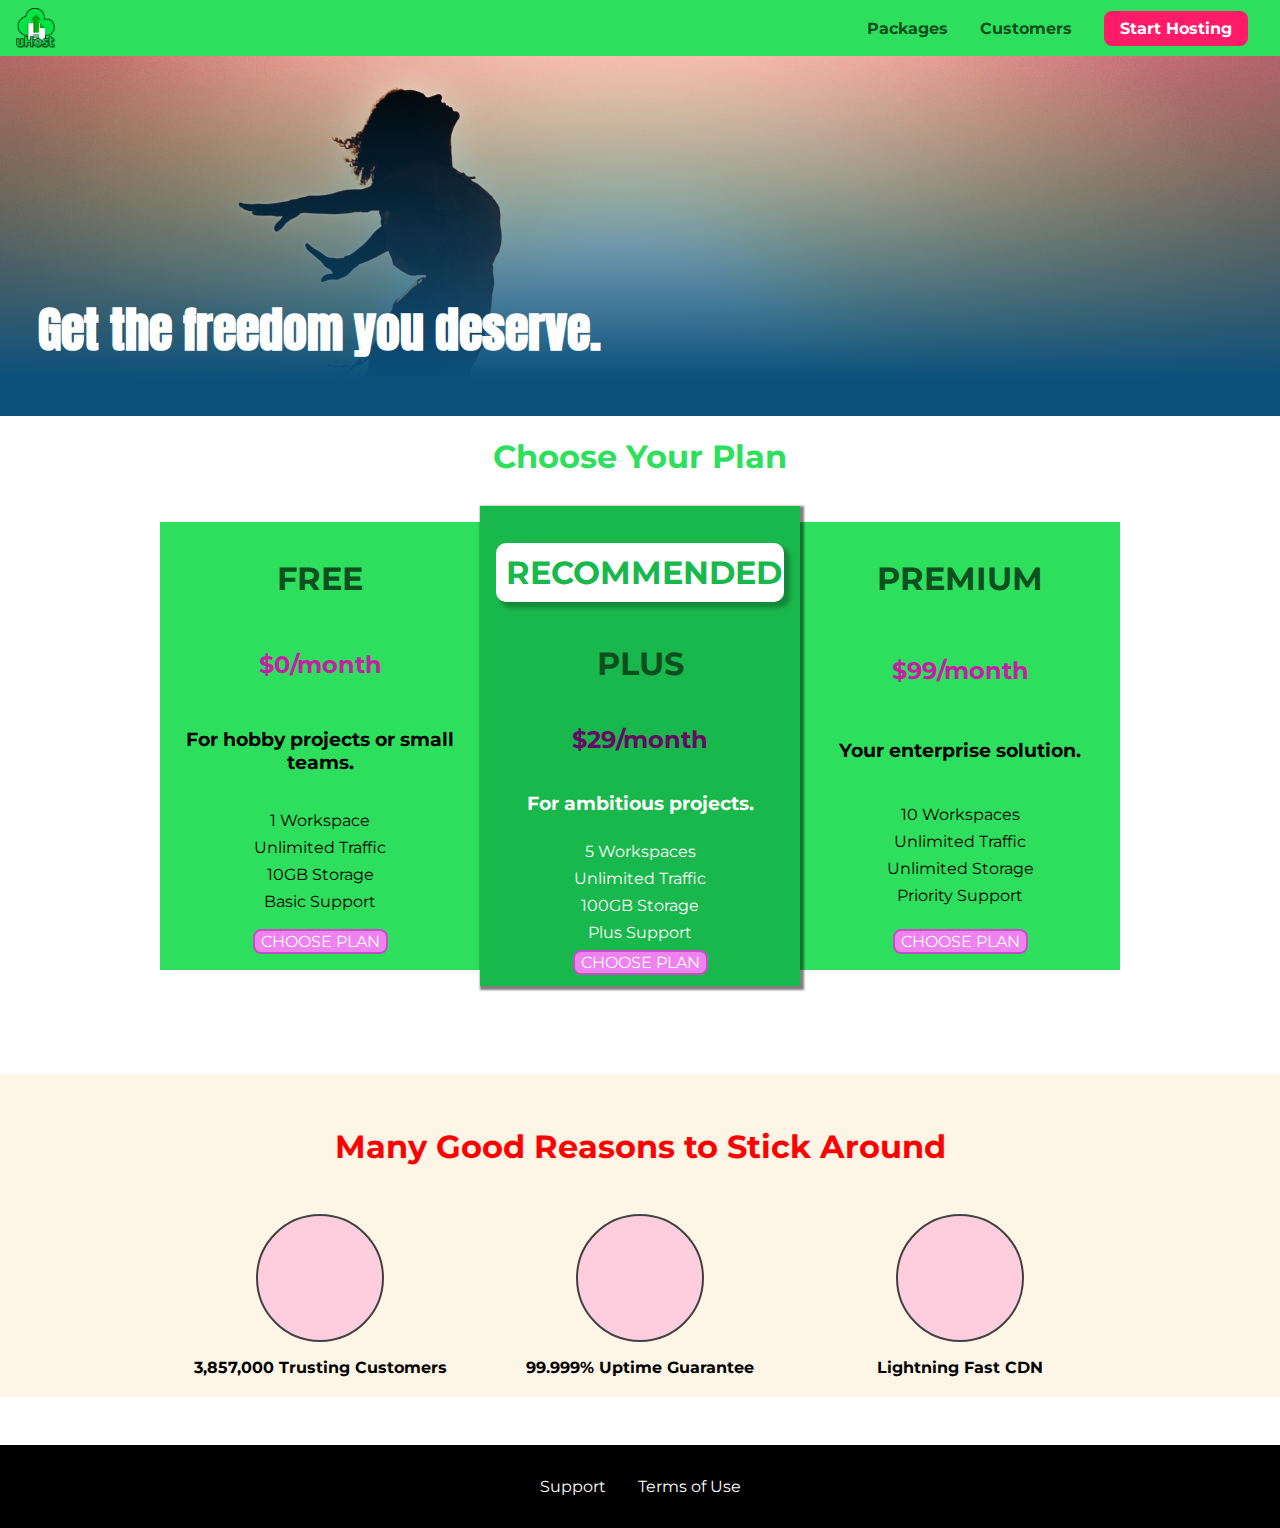
<file: firstproject/index.html>
<!DOCTYPE html>
<html lang="en">

<head>
    <div class="backdrop"></div>
    <meta charset="UTF-8">
    <meta http-equiv="X-UA-Compatible" content="ie=edge">
    <meta name="viewport" content="width=device-width, initial-scale=1.0" >
    <title>uHost</title>
    <link rel="shortcut icon" href="favicon.png">
    <link href="https://fonts.googleapis.com/css?family=Anton" rel="stylesheet">
    <link href="https://fonts.googleapis.com/css?family=Montserrat:400,700" rel="stylesheet">
    <link rel="stylesheet" href="shared.css">
    <link rel="stylesheet" href="main.css">
   
</head>

<body>
    <div class="backdrop" ></div>
    <div class="modal">
        <h1 class="modal__title">Do you want to continue?</h1>
        <div class="modal__actions">
            <a href="start-hosting/index.html" class="modal__action">Yes!</a>
            <button class="modal__action modal__action--negative" type="button">No!</button>
        </div>
    </div>
    <header class="main-header">
        <div>

            <button class="toggle-button">
                <span class="toggle-button__bar"></span>
                <span class="toggle-button__bar"></span>
                <span class="toggle-button__bar"></span>
            </button>
            <a href="index.html" class="main-header__brand">
                <img src="images/uhost-icon.png" alt="icon">
            </a>
        </div>
        <nav class="main-nav">
            <ul class="main-nav__items">
                <li class="main-nav__item">
                    <a href="packages/index.html">Packages</a>
                </li>
                <li class="main-nav__item">
                    <a href="customers/index.html">Customers</a>
                </li>
                <li class="main-nav__item main-nav__item--cta">
                    <a href="start-hosting/index.html">Start Hosting</a>
                </li>
            </ul>
        </nav>
    </header>

    <nav class="mobile-nav">
        <ul class="mobile-nav__items">
            <li class="mobile-nav__item">
                <a href="packages/index.html">Packages</a>
            </li>
            <li class="mobile-nav__item">
                <a href="customers/index.html">Customers</a>
            </li>
            <li class="mobile-nav__item mobile-nav__item--cta">
                <a href="start-hosting/index.html">Start Hosting</a>
            </li>
        </ul>
    </nav>

    <main>
        <section id="product-overview">
            <h1>Get the freedom you deserve.</h1>
        </section>
        <section id="plans">
            <h1 class="section-title">Choose Your Plan</h1>
            <div class="plan__list">
                <article class="plan">
                    <h1 class="plan__title">FREE</h1>
                    <h2 class="plan__price">$0/month</h2>
                    <h3>For hobby projects or small teams.</h3>
                    <ul class="plan__feature">
                        <li>1 Workspace</li>
                        <li>Unlimited Traffic</li>
                        <li>10GB Storage</li>
                        <li>Basic Support</li>
                    </ul>
                    <div>
                        <button class="button">CHOOSE PLAN</button>
                    </div>
                </article>
                <article class="plan plan--highlighted">
                    <h1 class="plan__annotation">RECOMMENDED</h1>
                    <h1 class="plan__title">PLUS</h1>
                    <h2 class="plan__price">$29/month</h2>
                    <h3>For ambitious projects.</h3>
                    <ul class="plan__feature">
                        <li>5 Workspaces</li>
                        <li>Unlimited Traffic</li>
                        <li>100GB Storage</li>
                        <li>Plus Support</li>
                    </ul>
                    <div>
                        <button class="button">CHOOSE PLAN</button>
                    </div>
                </article>
                <article class="plan">
                    <h1 class="plan__title">PREMIUM</h1>
                    <h2 class="plan__price">$99/month</h2>
                    <h3>Your enterprise solution.</h3>
                    <ul class="plan__feature">
                        <li>10 Workspaces</li>
                        <li>Unlimited Traffic</li>
                        <li>Unlimited Storage</li>
                        <li>Priority Support</li>
                    </ul>
                    <div>
                        <button class="button">CHOOSE PLAN</button>
                    </div>
                </article>
            </div>
        </section>
        <section id="key-features">
            <h1 class="section-title">Many Good Reasons to Stick Around</h1>
            <ul class="key-feature__list">
                <li class="key-feature">
                    <div class="key-feature__image">

                    </div>
                    <p class="key-feature__description">3,857,000 Trusting Customers</p>
                </li>
                <li class="key-feature">
                    <div class="key-feature__image">

                    </div>
                    <p class="key-feature__description">99.999% Uptime Guarantee</p>
                </li>
                <li class="key-feature">
                    <div class="key-feature__image">

                    </div>
                    <p class="key-feature__description"
                    >Lightning Fast CDN</p>
                </li>
            </ul>
        </section>
    </main>
    <footer class="main-footer">
        <nav>
            <ul class="main-footer__links">
                <li class="main-footer__link">
                    <a href="#">Support</a>
                </li>
                <li class="main-footer__link">
                    <a href="#">Terms of Use</a>
                </li>
            </ul>
        </nav>
    </footer>
    <script src="shared.js"></script>
</body>

</html>
</file>
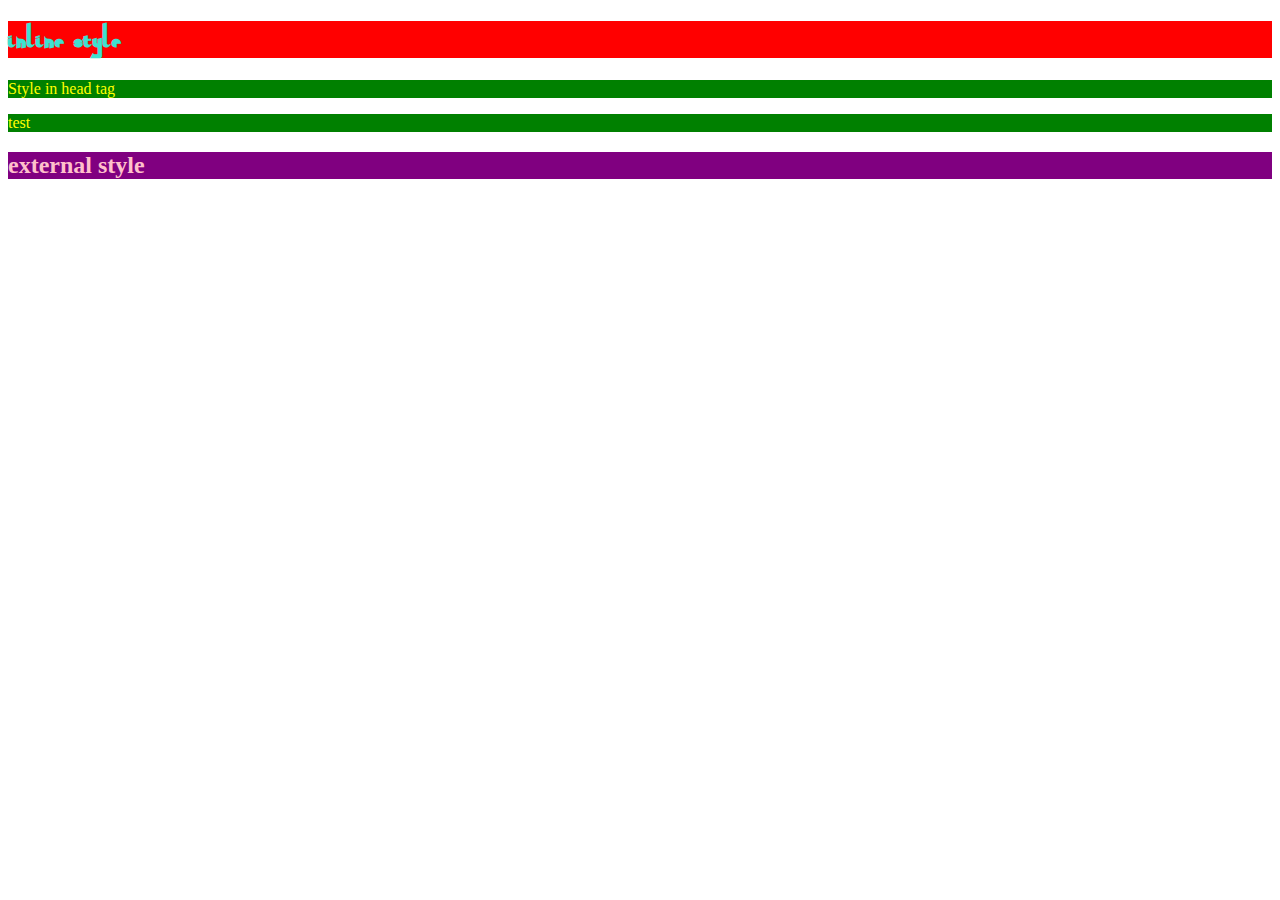
<file: import/index.html>
<!DOCTYPE html>
<html lang="en">

<head>
    <meta charset="UTF-8">
    <meta http-equiv="X-UA-Compatible" content="ie=edge">
    <title>uHost</title>
   
    <link href="https://fonts.googleapis.com/css2?family=Qahiri&display=swap" rel="stylesheet">
    <link rel="shortcut icon" href="favicon.png">
    <!-- external style  best-->
    <link   rel="stylesheet" href='main.css'>
    <!-- Internal style iside head tag -->
    <style>
        p {
            background: green;
            color:yellow;
        }
    </style>
</head>

<body>
    <main>
        <section>
            <!-- inline style -->
            <h1  style="background:red; color:turquoise; ">inline style</h1>
            <p>Style in head tag</p>
            <p>test</p>
            <h2>external style </h2>
        </section>
    </main>
</body>

</html>
</file>
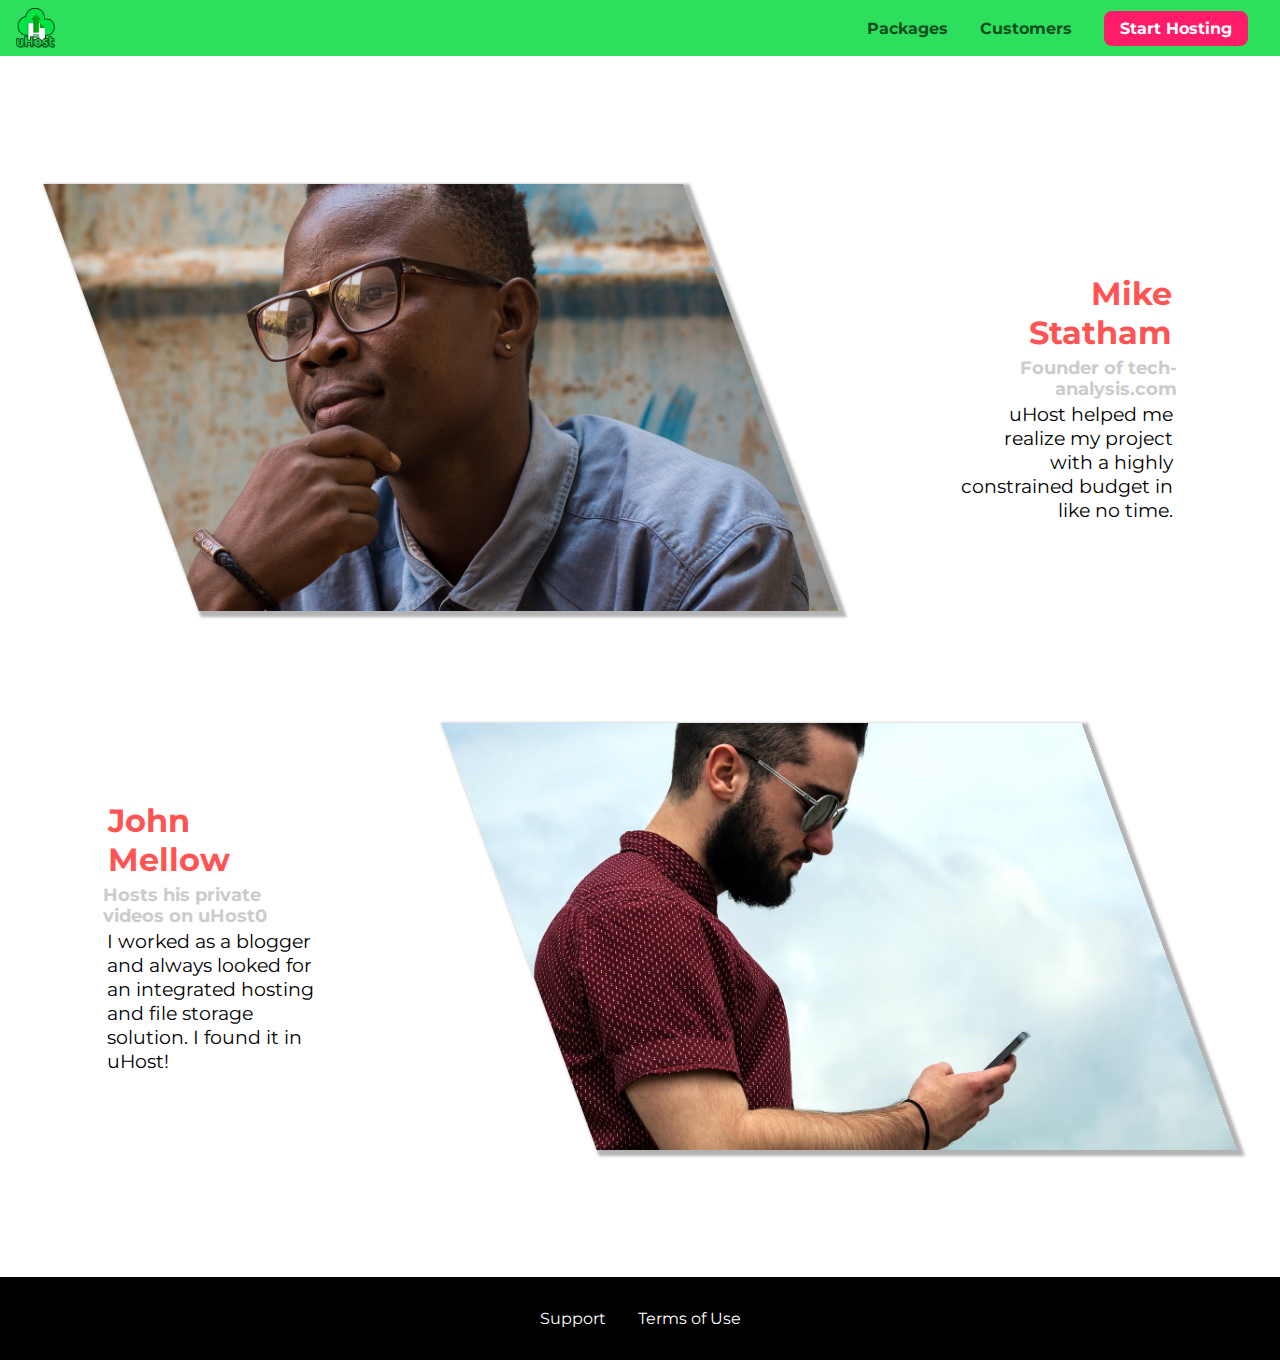
<file: firstproject/customers/index.html>
<!DOCTYPE html>
<html lang="en">

<head>
    <meta charset="UTF-8">
    <meta name="viewport" content="width=device-width, initial-scale=1.0">
    <meta http-equiv="X-UA-Compatible" content="ie=edge">
    <title>uHost Customers</title>
    <link rel="shortcut icon" href="../favicon.png">
    <link href="https://fonts.googleapis.com/css?family=Anton|Montserrat:400,700" rel="stylesheet">
    <link rel="stylesheet" href="../shared.css">
    <link rel="stylesheet" href="customers.css">
</head>

<body>
    <div class="backdrop"></div>
    <header class="main-header">
        <div>
            <button class="toggle-button">
                <span class="toggle-button__bar"></span>
                <span class="toggle-button__bar"></span>
                <span class="toggle-button__bar"></span>
            </button>
            <a href="../index.html" class="main-header__brand">
                <img src="../images/uhost-icon.png" alt="uHost - Your favorite hosting company">
            </a>
        </div>
        <nav class="main-nav">
            <ul class="main-nav__items">
                <li class="main-nav__item">
                    <a href="../packages/index.html">Packages</a>
                </li>
                <li class="main-nav__item">
                    <a href="index.html">Customers</a>
                </li>
                <li class="main-nav__item main-nav__item--cta">
                    <a href="../start-hosting/index.html">Start Hosting</a>
                </li>
            </ul>
        </nav>
    </header>


    <nav class="mobile-nav">
        <ul class="mobile-nav__items">
            <li class="mobile-nav__item">
                <a href="../packages/">Packages</a>
            </li>
            <li class="mobile-nav__item">
                <a href="index.html">Customers</a>
            </li>
            <li class="mobile-nav__item mobile-nav__item--cta">
                <a href="../start-hosting/index.html">Start Hosting</a>
            </li>
        </ul>
    </nav>
    <main>
        <div>
            <div class="testimonial" id="customer-1">
                <div class="testimonial__image-container">
                    <img src="../images/customer-1.jpg" alt="Mike Statham - Customer" class="testimonial__image">
                </div>
                <div class="testimonial__info">
                    <h2 class="testimonial__name">Mike Statham</h2>
                    <h3 class="testimonial__subtitle">Founder of
                        <a href="tech-analysis.com">tech-analysis.com</a>
                    </h3>
                    <p class="testimonial__text">uHost helped me realize my project with a highly constrained budget in like no time.</p>
                </div>
            </div>
            <div class="testimonial" id="customer-2">

                <div class="testimonial__info">
                    <h2 class="testimonial__name">John Mellow</h2>
                    <h3 class="testimonial__subtitle">Hosts his private videos on uHost0
                    </h3>
                    <p class="testimonial__text">I worked as a blogger and always looked for an integrated hosting and file storage solution. I found
                        it in uHost!
                    </p>
                </div>
                <div class="testimonial__image-container">
                    <img src="../images/customer-2.jpg" alt="John Mellow - Customer" class="testimonial__image">
                </div>
            </div>
        </div>
    </main>
    <footer class="main-footer">
        <nav>
            <ul class="main-footer__links">
                <li class="main-footer__link">
                    <a href="#">Support</a>
                </li>
                <li class="main-footer__link">
                    <a href="#">Terms of Use</a>
                </li>
            </ul>
        </nav>
    </footer>
    <script src="../shared.js"></script>
</body>

</html>
</file>
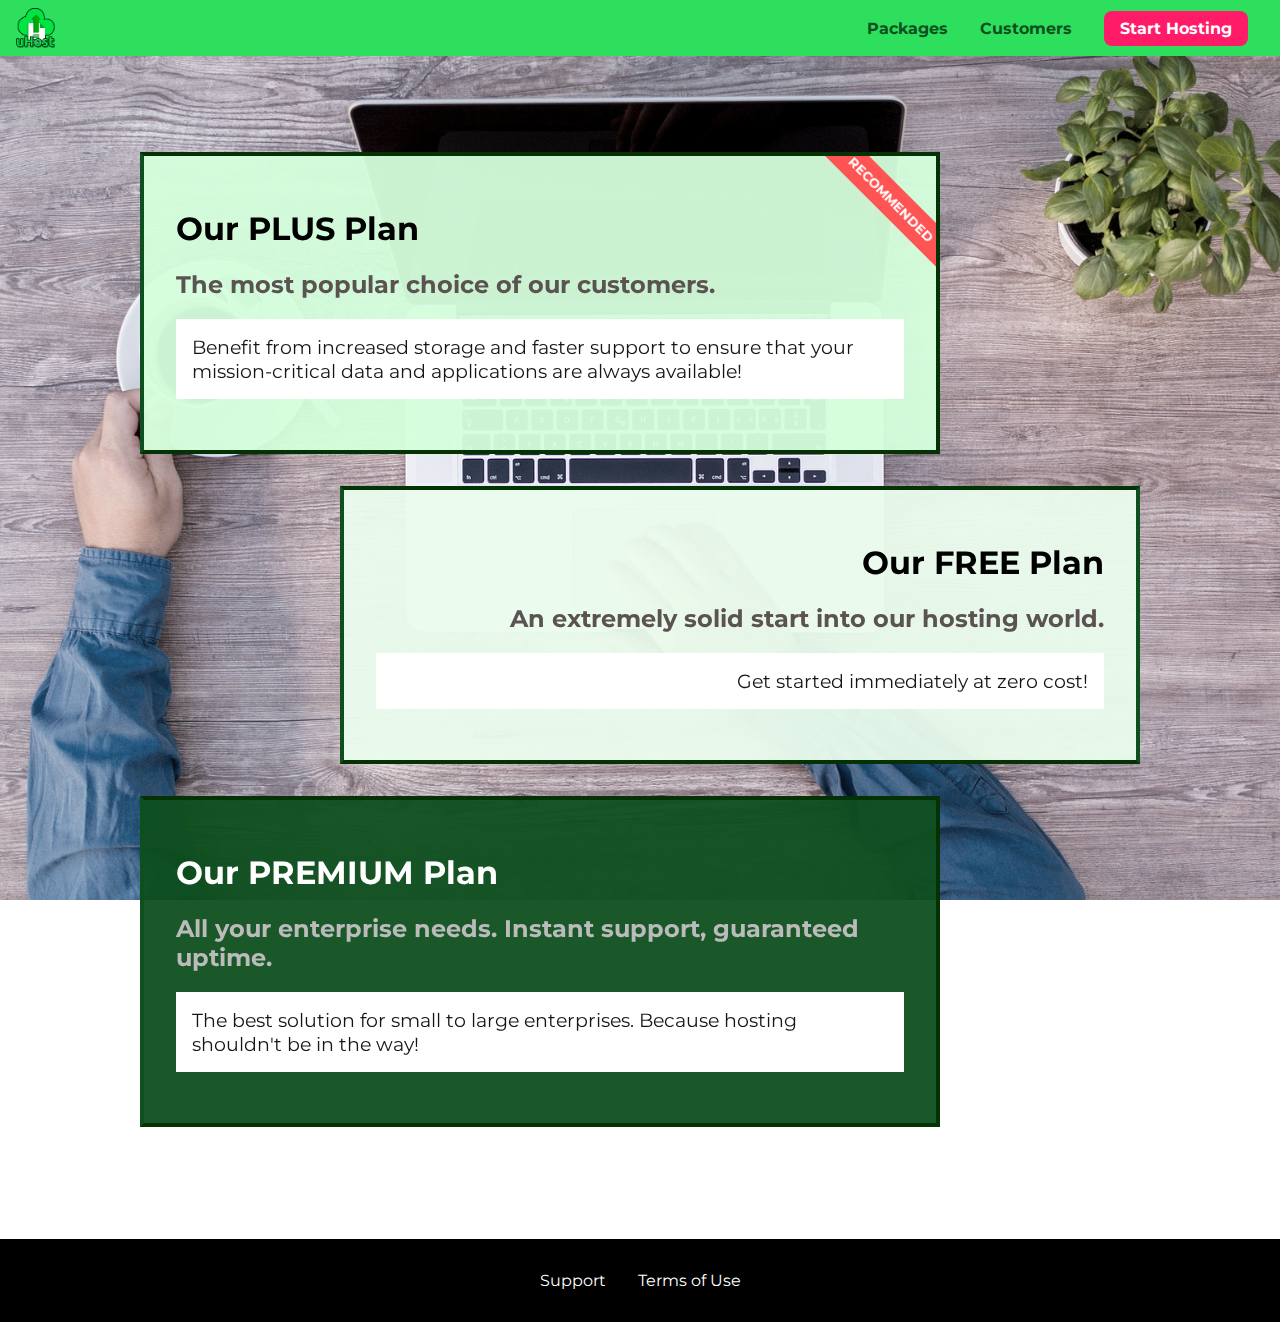
<file: firstproject/packages/index.html>
<!DOCTYPE html>
<html lang="en">

<head>
    <meta charset="UTF-8">
    <meta http-equiv="X-UA-Compatible" content="ie=edge">
    <meta name="viewport" content="width=device-width, initial-scale=1.0" >
    <title>uHost</title>
    <link rel="shortcut icon" href="../favicon.png">
    <link href="https://fonts.googleapis.com/css?family=Anton" rel="stylesheet">
    <link href="https://fonts.googleapis.com/css?family=Montserrat:400,700" rel="stylesheet">
    <link rel="stylesheet" href="../shared.css">
    <link rel="stylesheet" href="packages.css">
</head>

<body>
    <div class="backdrop"></div>
    <div class="background"></div>
    <header class="main-header">
        <div>
            <button class="toggle-button">
                <span class="toggle-button__bar"></span>
                <span class="toggle-button__bar"></span>
                <span class="toggle-button__bar"></span>
            </button>
            <a href="../index.html" class="main-header__brand">
                <img src="../images/uhost-icon.png" alt="uHost - Your favorite hosting company">
            </a>
        </div>
        <nav class="main-nav">
            <ul class="main-nav__items">
                <li class="main-nav__item">
                    <a href="index.html">Packages</a>
                </li>
                <li class="main-nav__item">
                    <a href="../customers/index.html">Customers</a>
                </li>
                <li class="main-nav__item main-nav__item--cta">
                    <a href="../start-hosting/index.html">Start Hosting</a>
                </li>
            </ul>
        </nav>
    </header>

    <nav class="mobile-nav">
        <ul class="mobile-nav__items">
            <li class="mobile-nav__item">
                <a href="index.html">Packages</a>
            </li>
            <li class="mobile-nav__item">
                <a href="../customers/index.html">Customers</a>
            </li>
            <li class="mobile-nav__item mobile-nav__item--cta">
                <a href="../start-hosting/index.html">Start Hosting</a>
            </li>
        </ul>
    </nav>
    <main>
        <section class="package" id="plus">
            <a href="#">
                <h1 class="package__title">Our PLUS Plan</h1>
                <h2 class="package__badge">RECOMMENDED</h2>
                <h2 class="package__subtitle">The most popular choice of our customers.</h2>
                <p class="package__info">Benefit from increased storage and faster support to ensure that your mission-critical data and applications
                    are always available!</p>
            </a>
        </section>
        <section  class="package" id="free">
            <a href="#">
                <h1 class="package__title">Our FREE Plan</h1>
                <h2 class="package__subtitle">An extremely solid start into our hosting world.</h2>
                <p class="package__info">Get started immediately at zero cost!</p>
            </a>
        </section>
        <div class="clearfix"></div>
        <section   class="package" id="premium">
            <a href="#">
                <h1 class="package__title">Our PREMIUM Plan</h1>
                <h2 class="package__subtitle">All your enterprise needs. Instant support, guaranteed uptime. </h2>
                <p class="package__info">The best solution for small to large enterprises. Because hosting shouldn't be in the way!</p>
            </a>
        </section>
      
    </main>
    <footer class="main-footer">
        <nav>
            <ul class="main-footer__links">
                <li class="main-footer__link">
                    <a href="#">Support</a>
                </li>
                <li class="main-footer__link">
                    <a href="#">Terms of Use</a>
                </li>
            </ul>
        </nav>
    </footer>
    <script src="../shared.js"></script>
</body>

</html>
</file>
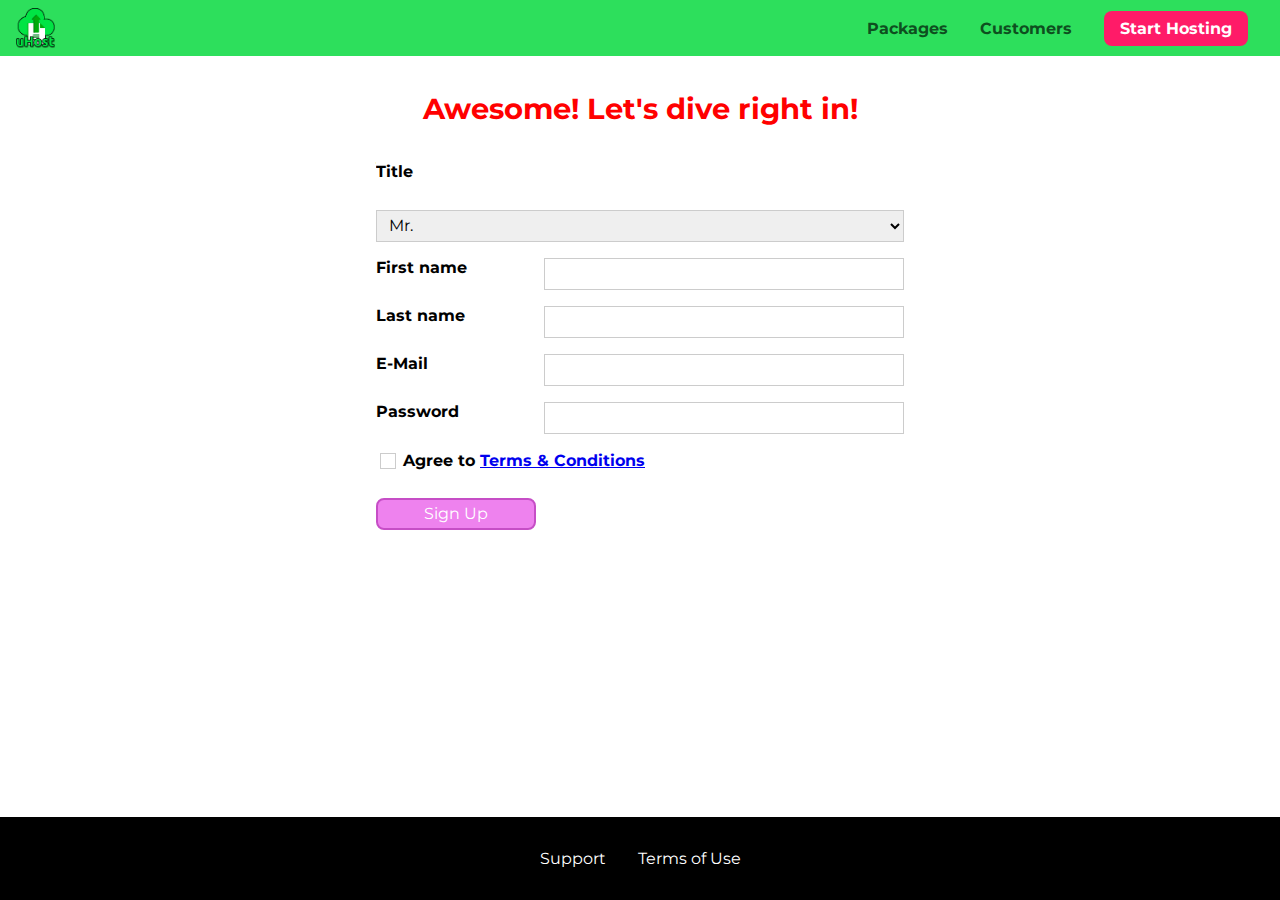
<file: firstproject/start-hosting/index.html>
<!DOCTYPE html>
<html lang="en">

<head>
    <meta charset="UTF-8">
    <meta name="viewport" content="width=device-width, initial-scale=1.0">
    <meta http-equiv="X-UA-Compatible" content="ie=edge">
    <title>uHost Signup</title>
    <link rel="shortcut icon" href="../favicon.png">
    <link href="https://fonts.googleapis.com/css?family=Anton|Montserrat:400,700" rel="stylesheet">
    <link rel="stylesheet" href="../shared.css">
    <link rel="stylesheet" href="start-hosting.css">
</head>

<body>
    <div class="backdrop"></div>
    <header class="main-header">
        <div>
            <button class="toggle-button">
                <span class="toggle-button__bar"></span>
                <span class="toggle-button__bar"></span>
                <span class="toggle-button__bar"></span>
            </button>
            <a href="../index.html" class="main-header__brand">
                <img src="../images/uhost-icon.png" alt="uHost - Your favorite hosting company">
            </a>
        </div>
        <nav class="main-nav">
            <ul class="main-nav__items">
                <li class="main-nav__item">
                    <a href="../packages/index.html">Packages</a>
                </li>
                <li class="main-nav__item">
                    <a href="../customers/index.html">Customers</a>
                </li>
                <li class="main-nav__item main-nav__item--cta">
                    <a href="index.html">Start Hosting</a>
                </li>
            </ul>
        </nav>
    </header>
    <nav class="mobile-nav">
        <ul class="mobile-nav__items">
            <li class="mobile-nav__item">
                <a href="../packages/index.html">Packages</a>
            </li>
            <li class="mobile-nav__item">
                <a href="../customers/index.html">Customers</a>
            </li>
            <li class="mobile-nav__item mobile-nav__item--cta">
                <a href="index.html">Start Hosting</a>
            </li>
        </ul>
    </nav>
    <main class="signup-page">
        <h1 class="signup-title">Awesome! Let's dive right in!</h1>
        <form action="index.html" class="signup-form">
            <label for="title">Title</label>
            <select id="title">
                <option value="mr">Mr.</option>
                <option value="ms">Ms.</option>
            </select>
            <label for="first-name">First name</label>
            <input type="text" id="first-name">
            <label for="last-name">Last name</label>
            <input type="text" id="last-name">
            <label for="email">E-Mail</label>
            <input type="email" id="email"  >
            <label for="password">Password</label>
            <input type="password" id="password">
            <div class="signup-form__checkbox">
                <input type="checkbox" id="agree-terms">
                <label for="agree-terms">Agree to
                    <a href="#">Terms &amp; Conditions</a>
                </label>
            </div>
           
            <button type="submit" class="button">Sign Up</button>
        </form>
    </main>
    <footer class="main-footer">
        <nav>
            <ul class="main-footer__links">
                <li class="main-footer__link">
                    <a href="#">Support</a>
                </li>
                <li class="main-footer__link">
                    <a href="#">Terms of Use</a>
                </li>
            </ul>
        </nav>
    </footer>
    <script src="../shared.js"></script>
</body>

</html>
</file>
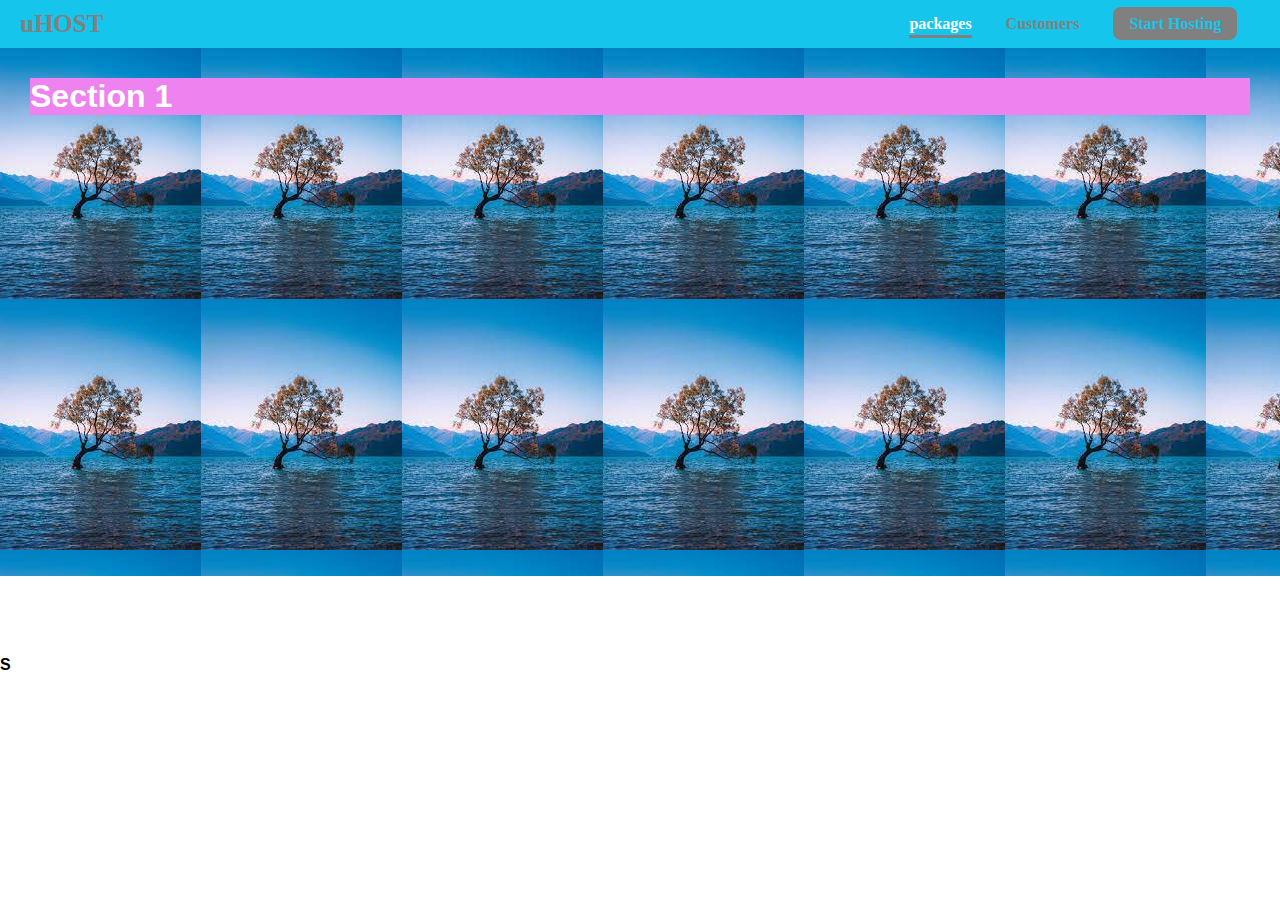
<file: selectors/main.html>
<!DOCTYPE html>
<html lang="en">
<head>
    <meta charset="UTF-8">
    <meta http-equiv="X-UA-Compatible" content="IE=edge">
    <meta name="viewport" content="width=device-width, initial-scale=1.0">
    <link rel="stylesheet" href="index.css">
    <title>Document</title>
</head>
<body>
    <header class="main-header">
        <div>
            <a href="main.html" class="main-header__brand">uHOST</a>
        </div>
        <nav class="main-nav">
            <ul class="main-nav__items">
                <li class="main-nav__item">
                    <a href="packages/index.html" class="initial">packages</a>
                </li>
                <li class="main-nav__item">
                    <a href="customers/index.html">Customers</a>
                </li>
                <li class="main-nav__item main-nav__item--cta">
                    <a href="start-hosting/index.html">Start Hosting</a>
                    
                </li>
            </ul>
        </nav>
    </header>
    <main>
    <section id="one">
        <h1 >Section 1</h1>

    </section>
    <section id="plans">
        <h1 class="section-title">Section 2</h1>
        <p>Second section</p>

    </section>
</main>
    
</body>
</html>
</file>
<file: firstproject/shared.css>
* {
    box-sizing: border-box;
}

 html{
     height: 100%;
} 


body {
    font-family: 'Montserrat', sans-serif;
    margin: 0;
    display:grid;
    grid-template-rows:3.5rem auto  fit-content(8rem); 
     /* padding-top: 3.5rem; */
     grid-template-areas: "header"
                           "main" 
                           "footer" ;
    height: 100%;  
 
}
main {
    /* min-height: calc(100vh - 3rem - 83px); */
    /* margin-top: 3.5rem; */
    /* grid-row: 2 / 3; */
    grid-area: main;

    
}


.backdrop {
    position: fixed;
    top: 0;
    left: 0;
    display: none;
    /* opacity: 0;
    transition: opacity 0.2s linear; */
    z-index: 100;
    width: 100vw;
    height: 100vh;
    background:rgba(0,0,0, 0.5);

}


.main-header {
    width: 100%;
    position: fixed;
    background: #2ddf5c;
    padding: 0.5rem 1rem;
    top: 0;
    left: 0;
    margin: 0px;
    z-index: 60;
    display: flex;
    align-items: center;
    justify-content: space-between;
}

/* .main-header > div {
    display: inline-block;
    vertical-align: middle;
} */



.toggle-button {
    width: 3rem;
    background: transparent;
    border: none;
    cursor: pointer;
    padding-top: 0;
    padding-bottom: 0;
    vertical-align: middle;
  }
  
  .toggle-button:focus {
    outline: none;
  }
  
  .toggle-button__bar {
    width: 100%;
    height: 0.2rem;
    background: black;
    display: block;
    margin: 0.3rem 0;
  }
  

.main-header__brand {
    color: #0e4f1f;
    text-decoration: none;
    font-weight: bold;
    font-size: 1.4rem;
    /* display: inline-block; */
    /* height: 2.5rem; */
    /* vertical-align: middle; */
}

.main-header__brand img {
    height: 2.5rem;
    vertical-align: middle;

}

.main-nav {
    display: none;
}

.main-nav__items {
    margin: 0;
    padding: 0;
    list-style: none;
    display:flex;
}

.main-nav__item {
    /* display: inline-block; */
    margin: 0 1rem;
}

.main-nav__item a,
.mobile-nav__item a {
    text-decoration: none;
    color: #0e4f1f;
    font-weight: bold;
    padding: 0.3rem 0;
}

.main-nav__item a:hover,
.main-nav__item a:active {
    color: white;
    border-bottom: 0.4rem solid white;
}

.main-nav__item--cta a,
.mobile-nav__item--cta a {
    color: white;
    background: #ff1b68;
    padding: 0.5rem 1rem;
    border-radius: 8px;
}

.main-nav__item--cta a:hover,
.main-nav__item--cta a:active,
.mobile-nav__item--cta a:hover,
.mobile-nav__item--cta a:active
 {
    color: #ff1b68;
    background: white;
    border: none;
}

@media (min-width:40rem){
    .toggle-button{
        display: none;
    }

    .main-nav {
        /* display: inline-block;
        text-align: right;
        width: calc(100% - 44px);
        vertical-align: middle; */
        display: flex;
    }
}





.main-footer {
    background-color: black;
    padding: 2rem;
    margin-top: 3rem;
    /* grid-row: 3 / 4; */
    grid-area: footer;
}

.main-footer__links{
    list-style: none;
    margin: 0;
    padding: 0;
   display: flex;
   flex-direction: column;
   align-items: center;
}

.main-footer__link{
    /* display: block; */
    margin:  0.5rem 0;
}
.main-footer__link a{
    text-decoration: none;
    color: white;
}

.main-footer__link a:hover,
.main-footer__link a:active{
    color: gray;
}


.button{
    color: white;
    background-color: violet;
    font:inherit;
    border: 2px solid rgb(198, 78, 198);
    border-radius: 8px;
    cursor: pointer;
}

.button:hover,
.button:active{
    background-color: white;
    color: violet;

}

.button:focus{
    outline:none;
}

.button[disabled]{
    cursor: not-allowed;
    border: #a1a1a1;
    background: #ccc;
    color: gray;
}


.mobile-nav {
    display: none;
    position: fixed;
    z-index: 101;
    top: 0;
    left: 0;
    background: white;
    width: 80%;
    height: 100vh;
  }
  
  .mobile-nav__items {
    width: 90%;
    height: 100%;
    list-style: none;
    margin: 0 auto;
    padding: 0;
   display: flex;
   flex-direction: column;
   justify-content: center;
   align-items: center;

  }
  
  .mobile-nav__item {
    margin: 1rem 0;
  }
  
  .mobile-nav__item a {
    font-size: 1.5rem;
  }

.open {
    display: block !important;
    opacity: 1 !important;
    transform: translateY(0) !important;
}


/* Desktop */
@media(min-width:40rem){

    .main-footer__links{
       flex-direction: row;
       justify-content: center;
    }


    .main-footer__link{
        /* display: inline-block; */
        margin: 0 1rem;
    }
}
</file>
<file: firstproject/main.css>
#product-overview {
    background:linear-gradient(to top,rgb(10, 80, 123) 10%,transparent), url("images/freedom.jpg") left 10% bottom 75%/cover no-repeat border-box,white;
    /* background-image: url("freedom.jpg");
    background-size: cover;
    background-position: left bottom 70%; */
    /* background-repeat: no-repeat;
    background-origin: border-box; */
    /* background-clip: border-box;
    border: 5px dashed red; */
    /* background-image: linear-gradient(180deg ,gray,transparent); */
    /* background-image: radial-gradient(circle,rgb(33, 118, 175),rgb(50, 44, 44)); */
    width: 100vw;
    height: 33vh;
    /* margin-top: 3.5rem; */
    position: relative;
    /* top: 40px;; */
    /* padding: 0.6rem;    */
}



#product-overview h1 {
    color: white;
    font-family: 'Anton', sans-serif;
    position: absolute;
    bottom: 5%;
    left: 3%;
    font-size: 1.6rem;
}


/* for desktop    port,landscape-(orientation:portrait)*/
@media (min-width:40rem) and (min-height:40rem) {

    #product-overview {
        height: 40vh;
        background-position: 50% 25%;

    }


    #product-overview h1{
        font-size: 3rem;

    }


}




.section-title {
    color: #2ddf5c;
    text-align: center;
}



.plan {
    background: #2ddf5c;
    text-align: center;
    padding: 1rem; 
    margin: 0.5rem 0;
    /* display: inline-block; */
    width: 100%;
    /* vertical-align: middle; */
}
.plan--highlighted{
    background-color: #19b84c;
    color: white;
    
}

.plan__annotation{
    background-color: white; 
    color: #19b84c;
    padding: 0.6rem;
    box-shadow: 5px 5px 4px 1px rgba(0,0,0,0.25);
    border-radius: 10px;
}
.plan__title{
    color: #0e4f1f;
}


.plan__price {
    color: rgb(197, 31, 167);
}
.plan--highlighted .plan__price{
    color: rgb(101, 10, 100);
}

.plan__feature{
    list-style: none;
    margin: 0;
    padding: 0;
}

.plan__feature li{
    margin: 0.5rem 0;
}


@media (min-width:40rem),(orientation:landscape){

    .plan__list {
     width: 100%; 
    display: flex;
    justify-content: center;
    align-items: center;
   }
    .plan{
        /* display: inline-block; */
        width: 30%;
        /* vertical-align: middle; */
        min-width: 13rem;
        max-width: 20rem;
        display: flex;
        flex-direction: column;
        justify-content: space-between;
        height: 28rem;
    }
    .plan--highlighted{
        box-shadow: 2px 2px 2px 2px rgba(0,0,0,0.5);
        height: 30rem;
        z-index: 50;

    }
}



#key-features{
    background-color: oldlace;
    margin-top: 5rem;
    padding: 0.3rem 0.6rem;
}

#key-features .section-title{
    color:red;
    margin: 3rem;
}

.key-feature__list {
    list-style: none;
    margin: 0;
    padding: 0;
    text-align: center;
}




.key-feature__description {
    text-align: center;
    font-weight: bold;
}

.key-feature__image{
    background: #ffcede;
    width: 128px;
    height: 128px;
    border: 2px solid #424242;
    border-radius: 50%;
    margin:  auto;
    
}

@media (min-width:40rem){
    .key-feature{
    /* display: inline-block; */
    width: 30%;
    max-width: 20rem;
    /* vertical-align: top; */
    }

    .key-feature__list{
        display: flex;
        justify-content: center;
    }
}









/* h1 {
    font-family: sans-serif;
} */








.modal {
    position: fixed;
    /* display: none; */
    opacity: 0;
    transform: translateY(-3rem);
    transition: opacity 200ms ease-out ,transform 500ms ease-out;
    z-index: 200;
    top: 20%;
    left: 30%;
    width: 40%;
    background: white;
    padding: 1rem;
    border: 1px solid #ccc;
    box-shadow: 1px 1px 1px rgba(0, 0, 0, 0.5);
  }
  
  .modal__title {
    text-align: center;
    margin: 0 0 1rem 0;
  }
  
  .modal__actions {
    text-align: center;
  }
  
  .modal__action {
    border: 1px solid #0e4f1f;
    background: #0e4f1f;
    text-decoration: none;
    color: white;
    font: inherit;
    padding: 0.5rem 1rem;
    cursor: pointer;
  }
  
  .modal__action:hover,
  .modal__action:active {
    background: #2ddf5c;
    border-color: #2ddf5c;
  }
  
  .modal__action--negative {
    background: red;
    border-color: red;
  }
  
  .modal__action--negative:hover,
  .modal__action--negative:active {
    background: #ff5454;
    border-color: #ff5454;
  }
</file>
<file: import/main.css>
h2 {
    color: pink;
    background-color: purple;
}
h1{
    color: white;
    font-family: 'Qahiri',sans-serif;
}
</file>
<file: firstproject/customers/customers.css>
.testimonial {
    font-size: 1.2em;
  }
  
  /* .testimonial__list {
    width: 80%;
    margin: auto;
  } */
  
  .testimonial:first-of-type {
    margin-top: 6rem;
  }

  .testimonial__image-container {
    width: 60%;
    text-align: center;
    max-width: 40rem;
    margin:2rem;
    box-shadow: 3px 3px 3px 3px rgba(0, 0, 0, 0.3);
    transform: skew(20deg);
    overflow: hidden;

  }


  .testimonial__image {
    width: 100%;
    vertical-align: top;
    transform: skew(-20deg) scale(1.4);
    

  }
  
  .testimonial__info {
    text-align: right;
    padding: 0.9rem;
    /* display: inline-block; */
    /* vertical-align: middle;
    width: 20%; */
  }
  
  #customer-2.testimonial {
    text-align: right;
  }
  
  #customer-2 .testimonial__info {
    text-align: left;
  }
  
  .testimonial__name {
    margin: 0.3rem;
    color: #ff5454;
    font-size: 2rem;
  }
  
  .testimonial__subtitle {
    margin: 0;
    font-size: 1.1rem;
    color: #ccc;
  }
  
  .testimonial__subtitle a {
    color: inherit;
    text-decoration: none;
  }
  
  .testimonial__subtitle a:hover,
  .testimonial__subtitle a:active {
    color: #7a7a7a;
  }
  
  .testimonial__text {
    margin: 0.2rem;
  }



@media (min-width:40rem){
  .testimonial {
    margin: 3rem auto;
    max-width: 1250px;
    display: flex;
    align-items: center;
    justify-content: space-around;
  }

  .testimonial__image-container {
    /* display: inline-block; 
    vertical-align: middle; */
    width: 70%;

  }


  .testimonial__info {
   
    display: inline-block; 
     vertical-align: middle;
    width: 20%;
  }
 

}
</file>
<file: firstproject/packages/packages.css>
main {
    padding-top: 2rem;
}

.background{
    background: url("../images/plans-background.jpg") center/cover;
    filter: grayscale(40%);
    width: 100vw;
    height: 100vh;
    position: fixed;
    z-index: -1;
}


.package {
    width: 80%;
    margin: 1rem 0;
    border: 4px solid rgb(5, 50, 5);
    border-left: none;
    position: relative;
    overflow: hidden;
}
.package:hover,
.package:active{
    box-shadow: 2px 2px 4px rgba(0,0,0,0.5);
    border-color: #ff5454 !important;
}


.package a{
    text-decoration: none;
    color: inherit;
    display: block;
    padding: 2rem;
   
}
.package__badge{
    position: absolute;
    top: 0;
     right:0; 
    margin: 0;
    font-size: 0.8rem;
    color: white;
    background: #ff5454;
    padding: 0.5rem;
    transform: rotateZ(45deg) translateX(3.5rem) translateY(-1rem);
    transform-origin: center;
    width: 12rem;
    text-align: center;
}


.package__subtitle{
    color:rgb(91, 82, 82);
}

.package__info {
    border: 1px solid rgb(20, 22, 20);
    padding: 1rem;
    font-size: 1.2rem;
    border: rgb(20, 22, 20) ;
    background-color: white;
    color: rgb(20, 22, 20) ;
}

.clearfix{
    clear: both;
}

#plus{
    background: rgba(213,255,220,0.95);
    text-align: left;
    float: left;
    position: relative;
}

#free{
    background: rgba(234,252,237,0.95);
    float: right;
    border-right: none;
    border-left: 4px solid #0e4f1f;
    text-align: right;
}
/* insted of !import in package psuedo but betterr is below */
/* #free:hover,
#free:active{
    border-color: #ff5454;
} */
#premium{
    background: rgba(14,79,31,0.95);
}

#premium .package__title{
    color: white;
}

#premium .package__subtitle{
    color:#bbb;
}


@media (min-width:40rem){
    main{
        margin: 3rem auto;
        max-width: 1000px;
    }
    
}


@media (min-width:1000px){
    .package{
        border-left: 4px solid #0e4f1f ;
    }

    #free{
        border-right: 4px solid #0e4f1f ;
    }
}
</file>
<file: firstproject/start-hosting/start-hosting.css>
main{
    padding: 1rem;
}


.signup-title{
    text-align: center;
    font-size: 1.8rem;
    color: red;
}

.signup-form {
    padding: 1rem;
    display: grid;
    grid-auto-rows: 2rem;
    grid-row-gap: 0.5rem;
}

.signup-form label {
    font-weight: bold;
}


.signup-form label,
.signup-form input,
.signup-form select{
    display: block;
    /* margin-top: 1rem; */
    width: 100%;

}


/* .signup-form input[type="checkbox"] */
.signup-form input[id*="terms"],
.signup-form input[id*="terms"] + label{
    display: inline-block;
    width: auto;
    vertical-align: middle;

}

.signup-form input:not([type="checkbox"]),
.signup-form select{
    border: 1px solid #ccc;
    padding: 0.2rem 0.5rem;
    font: inherit;
}

.signup-form input:not([type="checkbox"]):focus,
.signup-form select:focus{
    outline: none;
    background: #d8f3df;
    border-color: #2ddf5c;
}

.signup-form input[type="checkbox"]{
    border: 1px solid #ccc;
    background: white;
    width: 1rem;
    height: 1rem;
    -webkit-appearance: none;
    -moz-appearance: none;
    appearance: none;

}

.signup-form input[type="checkbox"]:checked{
    background: #2ddf5c;
    border-color: #03250c;

}

.signup-form input.invalid,
.signup-form select.invalid,
.signup-form :invalid {
    border-color:red !important;
    background: rgb(223, 135, 164) !important;

}


.signup-form button[type=submit]{
    display: block;
    /* margin-top: 1rem; */
}

@media (min-width:40rem){
    .signup-form{
        margin: auto;
        width: 35rem;
        grid-template-columns: 10rem auto;
        grid-row-gap: 1rem;
        grid-column-gap: 0.5rem;
    }

    .signup-form__checkbox{
        grid-column: span 2;
    }
    .signup-form [id="title"]{
        grid-column: span 2;
    }
}
</file>
<file: selectors/index.css>
/*  ------------------ priority ------------------------- */
/* 1.inline 2.internal (hrad) 3.external */
/* in external */
/* 1.id   2.class,attribute(hover,disabled)  3.tag 4.order - boottom-last has high 
/* 5.browser default
/* 6.inherited-parents (chanfe with style ,font will be others not parents 7.*
   */ 

   /* First priority for direct elements id,class,tag..
then last parent,*, */
/* ------careful combinators inthis manner---- */
/* to got parents element style priority use inherited in most  direct priority getting place
 */
 *{
     /* to include bordder,padding,(not margin) along with the content height,width
      */box-sizing: border-box;
      /* box-sizing: content-box;  default - extra padding,border size will be included */
     
 }

   body{
       background-color:white;
       margin: 0px;
   }
section {
    font-family:sans-serif;
    color:white
    
}

/* main{
    height: 500px;
} */

#one{

    background: url("nature.jpg");
    /* width height willbe percentage of the container it include-father */
    width: 100%;
    height: 528px;
    padding: 10px;
    /* border: solid 5px black;
    margin: 10px 0px; */
    /* font-family: fantasy; */
    
}
#two {
    background-color: gray;
    /* border:10px solid black;
    margin: 5px 20px; */
    /* font-family: inherit; */
}


.section-title{
    background-color: inherit;
}
h1 {
    background-color:violet;
}

#one h1{
    
    margin: 20px;
}

.main-header{
    background-color: rgb(22, 197, 236);
    width: 100%;
    padding: 10px 20px;
}


.main-header > div{
    display: inline-block;
}

.main-header__brand{
    text-decoration: none;
    font-weight: bold;
    font-size: 25px;
    vertical-align: middle;
    color:gray;
    
}

.main-nav{
    display: inline-block;
    text-align: right;
    width:calc(100% - 95px);
    vertical-align: middle;

}
.main-nav__items{
    margin: 0;
    padding: 0;
    list-style: none;
}



.main-nav__item {
    display: inline-block;
    margin: 0 15px;
    
}

.main-nav__item a{
    text-decoration: none;
    color:gray;
    font-weight: bold;
    padding: 3px 0;
}
/* add a .after all the nav items a
.main-nav__item a::after{
    content: ".";
} */
.main-nav__item a:hover,
.main-nav__items a:active{
    text-decoration: none;
    color:white;
    border-bottom: 3px solid gray;
}

a.initial{
    text-decoration: none;
    color:white;
    border-bottom: 3px solid gray;

}

p::first-letter{
    font-weight: bold;
    color: #000;

}

.main-nav__item--cta a{
    color:rgb(22, 197, 236);
    background-color: gray;
    
    
 
    border-radius: 8px;
    padding: 8px 16px;
}

.main-nav__item--cta a:hover,
.main-nav__item--cta a:active{
    color:rgb(22, 197, 236);
    background-color: white;
    
    border: none;
    
}























/* -----combinator */
/* 1.+  div + p -afsal,ansil,  adjacent siblings*/
/* 2.~   div ~ p  afsal,anshad   any sibling */
/* 3.>  div < p  vellippa,uppa  -direct childen not parakkutti */
/* 3.   div p normal all childern of a parent ,vellippa,njan
 */
</file>
